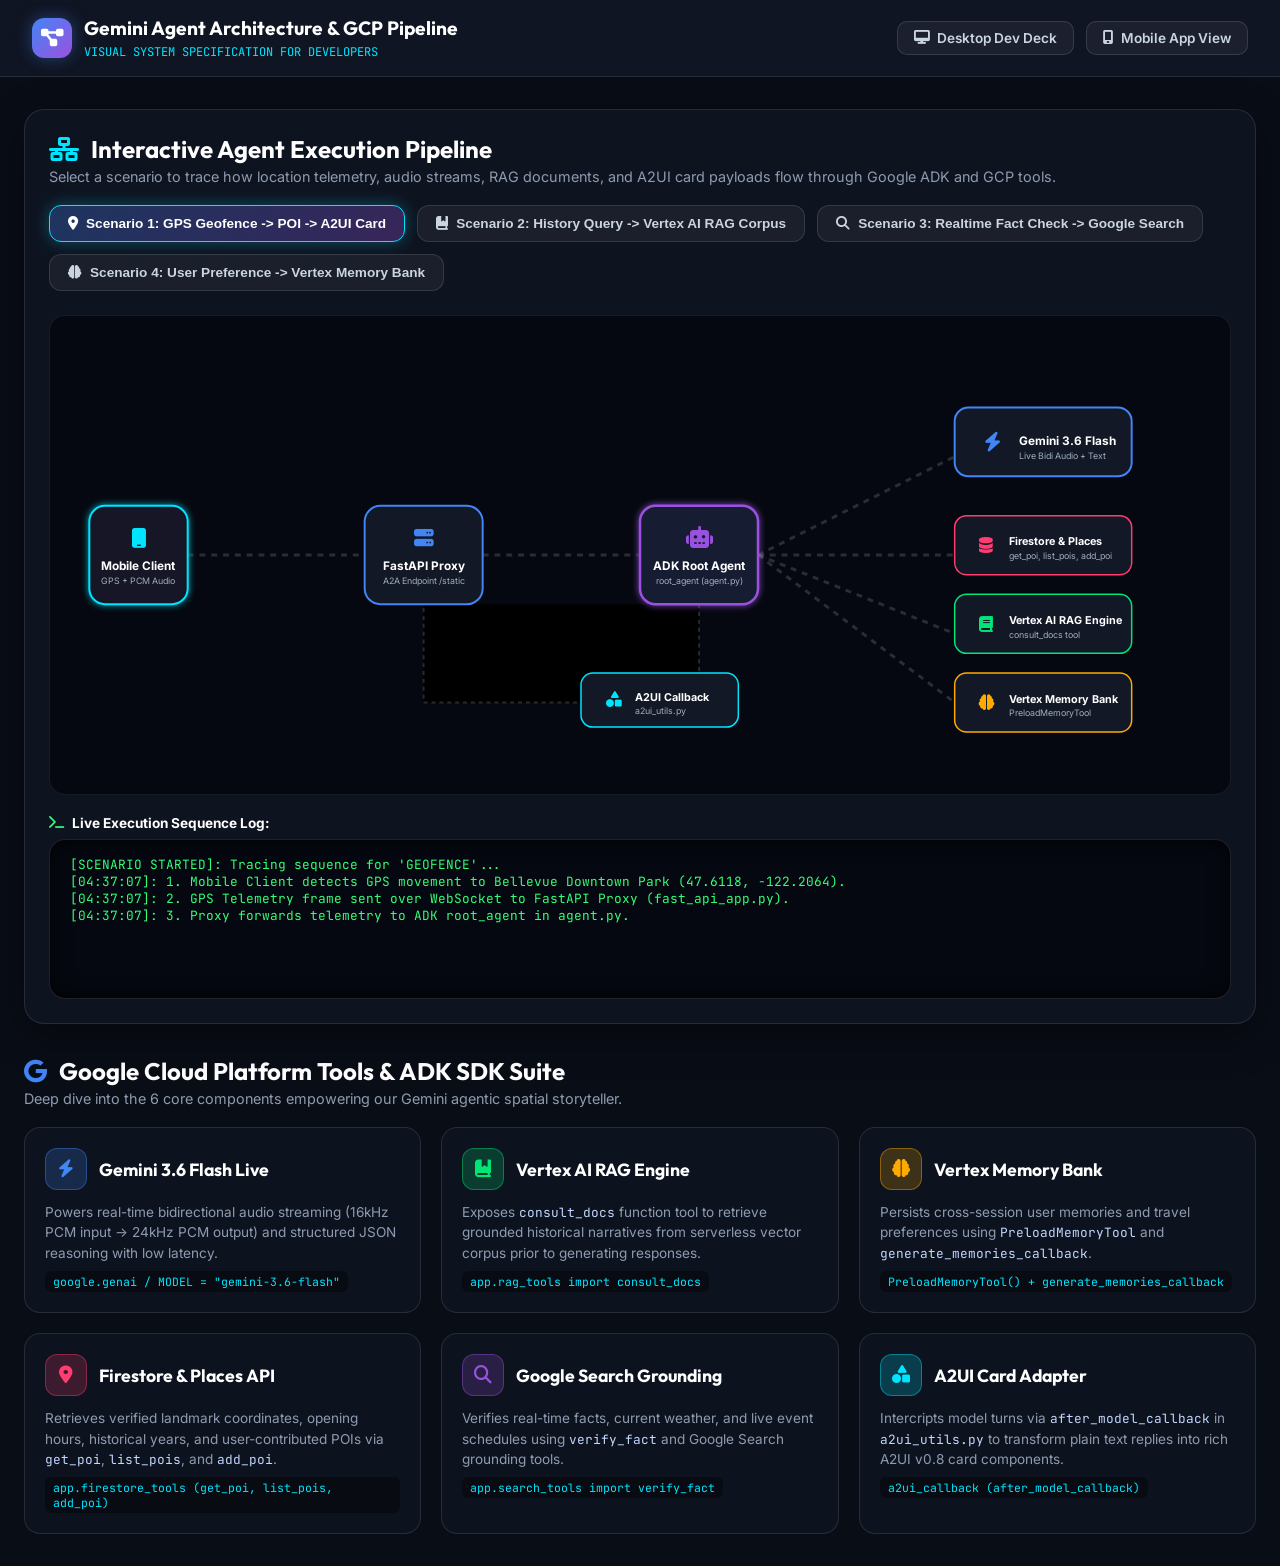
<file: frontend/static/architecture.html>
<!DOCTYPE html>
<html lang="en">
<head>
  <meta charset="UTF-8">
  <meta name="viewport" content="width=device-width, initial-scale=1.0">
  <title>System Architecture — Gemini Live Spatial Agent Engine</title>

  <!-- Google Fonts -->
  <link rel="preconnect" href="https://fonts.googleapis.com">
  <link rel="preconnect" href="https://fonts.gstatic.com" crossorigin>
  <link href="https://fonts.googleapis.com/css2?family=Inter:wght@400;500;600;700&family=Outfit:wght@600;700;800&family=JetBrains+Mono:wght@400;500;600&display=swap" rel="stylesheet">

  <!-- FontAwesome -->
  <link rel="stylesheet" href="https://cdnjs.cloudflare.com/ajax/libs/font-awesome/6.4.0/css/all.min.css"/>
  <link rel="stylesheet" href="style.css">

  <style>
    body {
      background: #090d16;
      color: #e2e8f0;
      font-family: 'Inter', sans-serif;
      margin: 0;
      padding: 0;
      min-height: 100vh;
      overflow-x: hidden;
    }

    .arch-header {
      background: rgba(18, 24, 38, 0.85);
      backdrop-filter: blur(16px);
      border-bottom: 1px solid rgba(255, 255, 255, 0.1);
      padding: 16px 32px;
      display: flex;
      align-items: center;
      justify-content: space-between;
      position: sticky;
      top: 0;
      z-index: 100;
    }

    .arch-logo {
      display: flex;
      align-items: center;
      gap: 12px;
    }

    .arch-logo-icon {
      width: 40px;
      height: 40px;
      border-radius: 12px;
      background: linear-gradient(135deg, #4285f4, #9b51e0);
      display: flex;
      align-items: center;
      justify-content: center;
      color: #fff;
      font-size: 20px;
      box-shadow: 0 0 16px rgba(66, 133, 244, 0.4);
    }

    .arch-title-group h1 {
      font-family: 'Outfit', sans-serif;
      font-size: 1.2rem;
      font-weight: 700;
      color: #fff;
      margin: 0;
    }

    .arch-title-group span {
      font-size: 0.75rem;
      color: var(--accent-cyan);
      font-family: 'JetBrains Mono', monospace;
    }

    .nav-links {
      display: flex;
      gap: 12px;
    }

    .nav-btn {
      background: rgba(255, 255, 255, 0.05);
      border: 1px solid rgba(255, 255, 255, 0.12);
      color: #cbd5e1;
      padding: 8px 16px;
      border-radius: 10px;
      font-size: 0.85rem;
      font-weight: 600;
      text-decoration: none;
      display: flex;
      align-items: center;
      gap: 8px;
      transition: all 0.2s;
    }

    .nav-btn:hover {
      background: rgba(66, 133, 244, 0.2);
      color: #fff;
      border-color: rgba(66, 133, 244, 0.4);
    }

    .arch-container {
      max-width: 1400px;
      margin: 0 auto;
      padding: 32px 24px;
      display: flex;
      flex-direction: column;
      gap: 32px;
    }

    .section-title {
      font-family: 'Outfit', sans-serif;
      font-size: 1.5rem;
      font-weight: 700;
      color: #fff;
      display: flex;
      align-items: center;
      gap: 12px;
      margin-bottom: 8px;
    }

    .section-subtitle {
      color: var(--text-muted);
      font-size: 0.9rem;
      margin-top: -4px;
      margin-bottom: 20px;
    }

    /* Interactive Pipeline Graph Container */
    .graph-card {
      background: rgba(18, 24, 38, 0.7);
      backdrop-filter: blur(20px);
      border: 1px solid rgba(255, 255, 255, 0.1);
      border-radius: 20px;
      padding: 24px;
      box-shadow: 0 12px 40px rgba(0, 0, 0, 0.4);
      position: relative;
    }

    .flow-selector-bar {
      display: flex;
      gap: 12px;
      margin-bottom: 24px;
      flex-wrap: wrap;
    }

    .flow-btn {
      background: rgba(255, 255, 255, 0.05);
      border: 1px solid rgba(255, 255, 255, 0.12);
      color: #cbd5e1;
      padding: 10px 18px;
      border-radius: 12px;
      font-size: 0.85rem;
      font-weight: 600;
      cursor: pointer;
      display: flex;
      align-items: center;
      gap: 8px;
      transition: all 0.2s ease;
    }

    .flow-btn:hover {
      background: rgba(66, 133, 244, 0.15);
      color: #fff;
    }

    .flow-btn.active {
      background: linear-gradient(135deg, rgba(66, 133, 244, 0.3), rgba(155, 81, 224, 0.3));
      border-color: #00e5ff;
      color: #fff;
      box-shadow: 0 0 16px rgba(0, 229, 255, 0.3);
    }

    /* SVG Canvas Visualizer */
    .svg-pipeline-wrap {
      width: 100%;
      height: 480px;
      background: #050810;
      border-radius: 16px;
      border: 1px solid rgba(255, 255, 255, 0.08);
      position: relative;
      overflow: hidden;
    }

    #archSvg {
      width: 100%;
      height: 100%;
    }

    /* Explanation Cards Grid */
    .gcp-tools-grid {
      display: grid;
      grid-template-columns: repeat(auto-fit, minmax(320px, 1fr));
      gap: 20px;
    }

    .tool-card {
      background: rgba(18, 24, 38, 0.6);
      border: 1px solid rgba(255, 255, 255, 0.1);
      border-radius: 16px;
      padding: 20px;
      transition: all 0.3s ease;
    }

    .tool-card:hover {
      transform: translateY(-4px);
      border-color: var(--accent-cyan);
      box-shadow: 0 8px 30px rgba(0, 229, 255, 0.15);
    }

    .tool-icon-row {
      display: flex;
      align-items: center;
      gap: 12px;
      margin-bottom: 12px;
    }

    .tool-icon {
      width: 42px;
      height: 42px;
      border-radius: 12px;
      display: flex;
      align-items: center;
      justify-content: center;
      font-size: 18px;
    }

    .tool-icon.gemini { background: rgba(66, 133, 244, 0.2); color: #4285f4; border: 1px solid rgba(66, 133, 244, 0.4); }
    .tool-icon.rag { background: rgba(0, 230, 118, 0.2); color: #00e676; border: 1px solid rgba(0, 230, 118, 0.4); }
    .tool-icon.memory { background: rgba(255, 170, 0, 0.2); color: #ffaa00; border: 1px solid rgba(255, 170, 0, 0.4); }
    .tool-icon.firestore { background: rgba(255, 61, 113, 0.2); color: #ff3d71; border: 1px solid rgba(255, 61, 113, 0.4); }
    .tool-icon.search { background: rgba(155, 81, 224, 0.2); color: #9b51e0; border: 1px solid rgba(155, 81, 224, 0.4); }
    .tool-icon.a2ui { background: rgba(0, 229, 255, 0.2); color: #00e5ff; border: 1px solid rgba(0, 229, 255, 0.4); }

    .tool-title {
      font-family: 'Outfit', sans-serif;
      font-size: 1.1rem;
      font-weight: 700;
      color: #fff;
    }

    .tool-desc {
      font-size: 0.85rem;
      color: var(--text-muted);
      line-height: 1.5;
    }

    .code-pill {
      font-family: 'JetBrains Mono', monospace;
      font-size: 0.72rem;
      background: rgba(0, 0, 0, 0.4);
      padding: 3px 8px;
      border-radius: 6px;
      color: var(--accent-cyan);
      display: inline-block;
      margin-top: 8px;
    }

    /* Interactive Log Terminal */
    .log-terminal {
      background: #050810;
      border: 1px solid rgba(255, 255, 255, 0.1);
      border-radius: 16px;
      padding: 16px 20px;
      font-family: 'JetBrains Mono', monospace;
      font-size: 0.8rem;
      color: #33ff77;
      height: 160px;
      overflow-y: auto;
      box-shadow: inset 0 0 20px rgba(0, 0, 0, 0.8);
    }
  </style>
</head>
<body>

  <!-- Top Navigation Header -->
  <header class="arch-header">
    <div class="arch-logo">
      <div class="arch-logo-icon">
        <i class="fa-solid fa-diagram-project"></i>
      </div>
      <div class="arch-title-group">
        <h1>Gemini Agent Architecture & GCP Pipeline</h1>
        <span>VISUAL SYSTEM SPECIFICATION FOR DEVELOPERS</span>
      </div>
    </div>

    <div class="nav-links">
      <a href="index.html" class="nav-btn"><i class="fa-solid fa-desktop"></i> Desktop Dev Deck</a>
      <a href="mobile.html" class="nav-btn"><i class="fa-solid fa-mobile-screen"></i> Mobile App View</a>
    </div>
  </header>

  <div class="arch-container">

    <!-- Interactive Architecture Graph Card -->
    <div class="graph-card">
      <div class="section-title">
        <i class="fa-solid fa-network-wired" style="color: var(--accent-cyan);"></i>
        Interactive Agent Execution Pipeline
      </div>
      <div class="section-subtitle">
        Select a scenario to trace how location telemetry, audio streams, RAG documents, and A2UI card payloads flow through Google ADK and GCP tools.
      </div>

      <!-- Flow Scenario Selector -->
      <div class="flow-selector-bar">
        <button id="btnFlow1" class="flow-btn active" onclick="triggerPipelineFlow('geofence')">
          <i class="fa-solid fa-location-dot"></i> Scenario 1: GPS Geofence -> POI -> A2UI Card
        </button>
        <button id="btnFlow2" class="flow-btn" onclick="triggerPipelineFlow('rag')">
          <i class="fa-solid fa-book-bookmark"></i> Scenario 2: History Query -> Vertex AI RAG Corpus
        </button>
        <button id="btnFlow3" class="flow-btn" onclick="triggerPipelineFlow('search')">
          <i class="fa-solid fa-magnifying-glass"></i> Scenario 3: Realtime Fact Check -> Google Search
        </button>
        <button id="btnFlow4" class="flow-btn" onclick="triggerPipelineFlow('memory')">
          <i class="fa-solid fa-brain"></i> Scenario 4: User Preference -> Vertex Memory Bank
        </button>
      </div>

      <!-- Animated SVG Architecture Graph -->
      <div class="svg-pipeline-wrap">
        <svg id="archSvg" viewBox="0 0 1200 440">
          <defs>
            <linearGradient id="gradPulse" x1="0%" y1="0%" x2="100%" y2="0%">
              <stop offset="0%" stop-color="#00e5ff" stop-opacity="0.8"/>
              <stop offset="100%" stop-color="#9b51e0" stop-opacity="0.8"/>
            </linearGradient>
            <filter id="glow">
              <feGaussianBlur stdDeviation="3" result="coloredBlur"/>
              <feMerge>
                <feMergeNode in="coloredBlur"/>
                <feMergeNode in="SourceGraphic"/>
              </feMerge>
            </filter>
          </defs>

          <!-- Pipeline Paths (SVG Lines) -->
          <!-- Client to Proxy -->
          <path id="path-client-proxy" d="M 140 220 L 320 220" stroke="rgba(255,255,255,0.15)" stroke-width="3" stroke-dasharray="6,6"/>
          <!-- Proxy to Agent -->
          <path id="path-proxy-agent" d="M 440 220 L 600 220" stroke="rgba(255,255,255,0.15)" stroke-width="3" stroke-dasharray="6,6"/>
          <!-- Agent to Gemini -->
          <path id="path-agent-gemini" d="M 720 220 L 920 120" stroke="rgba(255,255,255,0.15)" stroke-width="3" stroke-dasharray="6,6"/>
          <!-- Agent to Tools (Branches) -->
          <path id="path-agent-firestore" d="M 720 220 L 920 220" stroke="rgba(255,255,255,0.15)" stroke-width="3" stroke-dasharray="6,6"/>
          <path id="path-agent-rag" d="M 720 220 L 920 300" stroke="rgba(255,255,255,0.15)" stroke-width="3" stroke-dasharray="6,6"/>
          <path id="path-agent-memory" d="M 720 220 L 920 370" stroke="rgba(255,255,255,0.15)" stroke-width="3" stroke-dasharray="6,6"/>
          <!-- Agent to A2UI -->
          <path id="path-agent-a2ui" d="M 660 270 L 660 370 L 380 370 L 380 270" stroke="rgba(255,255,255,0.15)" stroke-width="2" stroke-dasharray="4,4"/>

          <!-- Animated Pulses -->
          <circle id="pulseDot" r="6" fill="#00e5ff" filter="url(#glow)" opacity="0">
            <animateMotion id="pulseAnim" dur="1.5s" repeatCount="1" begin="indefinite"/>
          </circle>

          <!-- NODE 1: Mobile Client -->
          <g transform="translate(40, 170)">
            <rect width="100" height="100" rx="16" fill="#121826" stroke="#00e5ff" stroke-width="2" filter="url(#glow)"/>
            <text x="50" y="40" text-anchor="middle" fill="#00e5ff" font-size="20"><tspan class="fa">&#xf3ce;</tspan></text>
            <text x="50" y="65" text-anchor="middle" fill="#fff" font-size="12" font-weight="700">Mobile Client</text>
            <text x="50" y="80" text-anchor="middle" fill="#a0aec0" font-size="9">GPS + PCM Audio</text>
          </g>

          <!-- NODE 2: FastAPI Proxy -->
          <g transform="translate(320, 170)">
            <rect width="120" height="100" rx="16" fill="#121826" stroke="#4285f4" stroke-width="2"/>
            <text x="60" y="40" text-anchor="middle" fill="#4285f4" font-size="20"><tspan class="fa">&#xf233;</tspan></text>
            <text x="60" y="65" text-anchor="middle" fill="#fff" font-size="12" font-weight="700">FastAPI Proxy</text>
            <text x="60" y="80" text-anchor="middle" fill="#a0aec0" font-size="9">A2A Endpoint /static</text>
          </g>

          <!-- NODE 3: ADK Root Agent Engine -->
          <g transform="translate(600, 170)">
            <rect width="120" height="100" rx="16" fill="#181e30" stroke="#9b51e0" stroke-width="2.5" filter="url(#glow)"/>
            <text x="60" y="40" text-anchor="middle" fill="#9b51e0" font-size="22"><tspan class="fa">&#xf544;</tspan></text>
            <text x="60" y="65" text-anchor="middle" fill="#fff" font-size="12" font-weight="700">ADK Root Agent</text>
            <text x="60" y="80" text-anchor="middle" fill="#a0aec0" font-size="9">root_agent (agent.py)</text>
          </g>

          <!-- NODE 4: Gemini 3.6 Flash -->
          <g transform="translate(920, 70)">
            <rect width="180" height="70" rx="14" fill="#121826" stroke="#4285f4" stroke-width="2"/>
            <text x="30" y="42" fill="#4285f4" font-size="20"><tspan class="fa">&#xf0e7;</tspan></text>
            <text x="65" y="38" fill="#fff" font-size="12" font-weight="700">Gemini 3.6 Flash</text>
            <text x="65" y="52" fill="#a0aec0" font-size="9">Live Bidi Audio + Text</text>
          </g>

          <!-- NODE 5: Firestore & Places -->
          <g transform="translate(920, 180)">
            <rect width="180" height="60" rx="12" fill="#121826" stroke="#ff3d71" stroke-width="1.5"/>
            <text x="25" y="36" fill="#ff3d71" font-size="16"><tspan class="fa">&#xf1c0;</tspan></text>
            <text x="55" y="30" fill="#fff" font-size="11" font-weight="700">Firestore & Places</text>
            <text x="55" y="44" fill="#a0aec0" font-size="9">get_poi, list_pois, add_poi</text>
          </g>

          <!-- NODE 6: Vertex AI RAG Corpus -->
          <g transform="translate(920, 260)">
            <rect width="180" height="60" rx="12" fill="#121826" stroke="#00e676" stroke-width="1.5"/>
            <text x="25" y="36" fill="#00e676" font-size="16"><tspan class="fa">&#xf02d;</tspan></text>
            <text x="55" y="30" fill="#fff" font-size="11" font-weight="700">Vertex AI RAG Engine</text>
            <text x="55" y="44" fill="#a0aec0" font-size="9">consult_docs tool</text>
          </g>

          <!-- NODE 7: Vertex Memory Bank -->
          <g transform="translate(920, 340)">
            <rect width="180" height="60" rx="12" fill="#121826" stroke="#ffaa00" stroke-width="1.5"/>
            <text x="25" y="36" fill="#ffaa00" font-size="16"><tspan class="fa">&#xf5dc;</tspan></text>
            <text x="55" y="30" fill="#fff" font-size="11" font-weight="700">Vertex Memory Bank</text>
            <text x="55" y="44" fill="#a0aec0" font-size="9">PreloadMemoryTool</text>
          </g>

          <!-- NODE 8: A2UI Render Callback -->
          <g transform="translate(540, 340)">
            <rect width="160" height="55" rx="12" fill="#121826" stroke="#00e5ff" stroke-width="1.5"/>
            <text x="25" y="33" fill="#00e5ff" font-size="16"><tspan class="fa">&#xf61f;</tspan></text>
            <text x="55" y="28" fill="#fff" font-size="11" font-weight="700">A2UI Callback</text>
            <text x="55" y="42" fill="#a0aec0" font-size="9">a2ui_utils.py</text>
          </g>
        </svg>
      </div>

      <!-- Live Flow Execution Log -->
      <div style="margin-top: 20px;">
        <div style="font-size: 0.85rem; font-weight: 700; color: #fff; margin-bottom: 8px; display:flex; align-items:center; gap:8px;">
          <i class="fa-solid fa-terminal" style="color:#33ff77;"></i> Live Execution Sequence Log:
        </div>
        <div id="archLogTerminal" class="log-terminal">
          [SYSTEM INITIALIZED]: Ready to simulate agent execution sequences. Click a scenario button above.
        </div>
      </div>
    </div>

    <!-- GCP Tools Detailed Breakdown Grid -->
    <div>
      <div class="section-title">
        <i class="fa-brands fa-google" style="color: #4285f4;"></i>
        Google Cloud Platform Tools & ADK SDK Suite
      </div>
      <div class="section-subtitle">
        Deep dive into the 6 core components empowering our Gemini agentic spatial storyteller.
      </div>

      <div class="gcp-tools-grid">

        <!-- Tool 1: Gemini Multimodal -->
        <div class="tool-card">
          <div class="tool-icon-row">
            <div class="tool-icon gemini"><i class="fa-solid fa-bolt"></i></div>
            <div class="tool-title">Gemini 3.6 Flash Live</div>
          </div>
          <div class="tool-desc">
            Powers real-time bidirectional audio streaming (16kHz PCM input -> 24kHz PCM output) and structured JSON reasoning with low latency.
          </div>
          <div class="code-pill">google.genai / MODEL = "gemini-3.6-flash"</div>
        </div>

        <!-- Tool 2: Vertex RAG Engine -->
        <div class="tool-card">
          <div class="tool-icon-row">
            <div class="tool-icon rag"><i class="fa-solid fa-book-bookmark"></i></div>
            <div class="tool-title">Vertex AI RAG Engine</div>
          </div>
          <div class="tool-desc">
            Exposes <code>consult_docs</code> function tool to retrieve grounded historical narratives from serverless vector corpus prior to generating responses.
          </div>
          <div class="code-pill">app.rag_tools import consult_docs</div>
        </div>

        <!-- Tool 3: Vertex Memory Bank -->
        <div class="tool-card">
          <div class="tool-icon-row">
            <div class="tool-icon memory"><i class="fa-solid fa-brain"></i></div>
            <div class="tool-title">Vertex Memory Bank</div>
          </div>
          <div class="tool-desc">
            Persists cross-session user memories and travel preferences using <code>PreloadMemoryTool</code> and <code>generate_memories_callback</code>.
          </div>
          <div class="code-pill">PreloadMemoryTool() + generate_memories_callback</div>
        </div>

        <!-- Tool 4: Firestore & Places -->
        <div class="tool-card">
          <div class="tool-icon-row">
            <div class="tool-icon firestore"><i class="fa-solid fa-location-dot"></i></div>
            <div class="tool-title">Firestore & Places API</div>
          </div>
          <div class="tool-desc">
            Retrieves verified landmark coordinates, opening hours, historical years, and user-contributed POIs via <code>get_poi</code>, <code>list_pois</code>, and <code>add_poi</code>.
          </div>
          <div class="code-pill">app.firestore_tools (get_poi, list_pois, add_poi)</div>
        </div>

        <!-- Tool 5: Search Grounding -->
        <div class="tool-card">
          <div class="tool-icon-row">
            <div class="tool-icon search"><i class="fa-solid fa-magnifying-glass"></i></div>
            <div class="tool-title">Google Search Grounding</div>
          </div>
          <div class="tool-desc">
            Verifies real-time facts, current weather, and live event schedules using <code>verify_fact</code> and Google Search grounding tools.
          </div>
          <div class="code-pill">app.search_tools import verify_fact</div>
        </div>

        <!-- Tool 6: A2UI Adapter -->
        <div class="tool-card">
          <div class="tool-icon-row">
            <div class="tool-icon a2ui"><i class="fa-solid fa-shapes"></i></div>
            <div class="tool-title">A2UI Card Adapter</div>
          </div>
          <div class="tool-desc">
            Intercripts model turns via <code>after_model_callback</code> in <code>a2ui_utils.py</code> to transform plain text replies into rich A2UI v0.8 card components.
          </div>
          <div class="code-pill">a2ui_callback (after_model_callback)</div>
        </div>

      </div>
    </div>

  </div>

  <script src="architecture.js"></script>
</body>
</html>
</file>
<file: frontend/static/style.css>
/* ==========================================================================
   Gemini Live Spatial Audio Tour Guide — Design System & Custom Styles
   ========================================================================== */

:root {
  --bg-dark: #090d16;
  --bg-panel: rgba(18, 24, 38, 0.75);
  --bg-card: rgba(28, 36, 56, 0.6);
  --border-glass: rgba(255, 255, 255, 0.12);
  --border-highlight: rgba(66, 133, 244, 0.4);

  --accent-primary: #4285f4;
  --accent-purple: #9b51e0;
  --accent-cyan: #00e5ff;
  --accent-green: #00e676;
  --accent-amber: #ffaa00;
  --accent-crimson: #ff3d71;

  --text-main: #f0f4fc;
  --text-muted: #8e9bb0;
  --text-dim: #5c6b80;

  --font-main: 'Inter', system-ui, -apple-system, sans-serif;
  --font-heading: 'Outfit', sans-serif;
  --font-mono: 'JetBrains Mono', monospace;

  --radius-sm: 8px;
  --radius-md: 14px;
  --radius-lg: 20px;
  --radius-full: 9999px;

  --shadow-glow: 0 0 20px rgba(66, 133, 244, 0.25);
  --shadow-crimson: 0 0 25px rgba(255, 61, 113, 0.35);
  --shadow-cyan: 0 0 20px rgba(0, 229, 255, 0.25);
}

* {
  box-sizing: border-box;
  margin: 0;
  padding: 0;
}

body {
  background-color: var(--bg-dark);
  color: var(--text-main);
  font-family: var(--font-main);
  min-height: 100vh;
  display: flex;
  flex-direction: column;
  overflow-x: hidden;
  background-image: 
    radial-gradient(circle at 10% 20%, rgba(66, 133, 244, 0.12) 0%, transparent 40%),
    radial-gradient(circle at 90% 80%, rgba(155, 81, 224, 0.12) 0%, transparent 40%);
}

/* Header Navbar */
.app-header {
  height: 68px;
  padding: 0 24px;
  display: flex;
  align-items: center;
  justify-content: space-between;
  background: var(--bg-panel);
  backdrop-filter: blur(16px);
  border-bottom: 1px solid var(--border-glass);
  z-index: 1000;
}

.logo-area {
  display: flex;
  align-items: center;
  gap: 14px;
}

.gemini-sparkle-icon {
  width: 42px;
  height: 42px;
  border-radius: var(--radius-md);
  background: linear-gradient(135deg, #4285f4, #9b51e0, #ff3d71);
  display: flex;
  align-items: center;
  justify-content: center;
  font-size: 20px;
  color: #fff;
  box-shadow: var(--shadow-glow);
}

.logo-area h1 {
  font-family: var(--font-heading);
  font-size: 1.15rem;
  font-weight: 700;
  letter-spacing: 0.3px;
  background: linear-gradient(90deg, #ffffff, #c2d6ff);
  -webkit-background-clip: text;
  -webkit-text-fill-color: transparent;
}

.subtitle {
  font-size: 0.75rem;
  color: var(--text-muted);
  display: block;
}

.header-status-group {
  display: flex;
  align-items: center;
  gap: 18px;
}

.state-badge-container {
  display: flex;
  flex-direction: column;
  align-items: flex-end;
}

.badge-label {
  font-size: 0.65rem;
  font-weight: 700;
  letter-spacing: 0.8px;
  color: var(--text-muted);
  margin-bottom: 2px;
}

.state-badge {
  display: flex;
  align-items: center;
  gap: 8px;
  padding: 4px 12px;
  border-radius: var(--radius-full);
  font-size: 0.78rem;
  font-weight: 600;
  font-family: var(--font-mono);
  border: 1px solid var(--border-glass);
  background: rgba(255, 255, 255, 0.05);
  transition: all 0.3s ease;
}

.status-dot {
  width: 8px;
  height: 8px;
  border-radius: 50%;
  background: var(--text-muted);
  transition: all 0.3s ease;
}

/* State Badge Themes */
.state-badge.state-idle {
  border-color: var(--accent-cyan);
  color: var(--accent-cyan);
  background: rgba(0, 229, 255, 0.1);
}
.state-badge.state-idle .status-dot {
  background: var(--accent-cyan);
  box-shadow: 0 0 8px var(--accent-cyan);
}

.state-badge.state-streaming {
  border-color: var(--accent-purple);
  color: #d1a0ff;
  background: rgba(155, 81, 224, 0.15);
  animation: pulseGlow 1.5s infinite alternate;
}
.state-badge.state-streaming .status-dot {
  background: var(--accent-purple);
  box-shadow: 0 0 10px var(--accent-purple);
}

.state-badge.state-interrupt {
  border-color: var(--accent-crimson);
  color: var(--accent-crimson);
  background: rgba(255, 61, 113, 0.2);
  animation: pulseCrimson 0.6s infinite alternate;
}
.state-badge.state-interrupt .status-dot {
  background: var(--accent-crimson);
  box-shadow: 0 0 12px var(--accent-crimson);
}

@keyframes pulseGlow {
  0% { box-shadow: 0 0 5px rgba(155, 81, 224, 0.2); }
  100% { box-shadow: 0 0 20px rgba(155, 81, 224, 0.6); }
}

@keyframes pulseCrimson {
  0% { box-shadow: 0 0 5px rgba(255, 61, 113, 0.3); }
  100% { box-shadow: 0 0 25px rgba(255, 61, 113, 0.8); }
}

/* Mode Switcher Buttons */
.view-mode-toggle {
  display: flex;
  background: rgba(0, 0, 0, 0.3);
  padding: 3px;
  border-radius: var(--radius-md);
  border: 1px solid var(--border-glass);
}

.toggle-btn {
  background: transparent;
  border: none;
  color: var(--text-muted);
  padding: 6px 14px;
  font-size: 0.8rem;
  font-weight: 600;
  border-radius: 10px;
  cursor: pointer;
  display: flex;
  align-items: center;
  gap: 6px;
  transition: all 0.2s ease;
}

.toggle-btn:hover {
  color: var(--text-main);
}

.toggle-btn.active {
  background: var(--accent-primary);
  color: #ffffff;
  box-shadow: 0 2px 8px rgba(66, 133, 244, 0.4);
}

/* Power Button */
.power-btn {
  background: rgba(0, 230, 118, 0.15);
  border: 1px solid var(--accent-green);
  color: var(--accent-green);
  padding: 8px 16px;
  border-radius: var(--radius-md);
  font-weight: 600;
  font-size: 0.85rem;
  display: flex;
  align-items: center;
  gap: 8px;
  cursor: pointer;
  transition: all 0.3s ease;
}

.power-btn:hover {
  background: var(--accent-green);
  color: #000;
  box-shadow: 0 0 15px rgba(0, 230, 118, 0.4);
}

/* Main Workspace Grid */
.main-workspace {
  flex: 1;
  padding: 18px;
  display: grid;
  grid-template-columns: 1fr 1fr;
  grid-template-rows: minmax(420px, 1.2fr) minmax(280px, 0.8fr);
  gap: 18px;
  max-width: 1800px;
  margin: 0 auto;
  width: 100%;
}

/* Panel Layouts */
.panel {
  background: var(--bg-panel);
  backdrop-filter: blur(12px);
  border: 1px solid var(--border-glass);
  border-radius: var(--radius-lg);
  display: flex;
  flex-direction: column;
  overflow: hidden;
  box-shadow: 0 8px 32px rgba(0, 0, 0, 0.3);
}

.panel-header {
  padding: 14px 20px;
  border-bottom: 1px solid var(--border-glass);
  display: flex;
  align-items: center;
  justify-content: space-between;
  background: rgba(0, 0, 0, 0.2);
}

.title-group {
  display: flex;
  align-items: center;
  gap: 10px;
}

.title-group i {
  color: var(--accent-primary);
  font-size: 1.1rem;
}

.title-group h2 {
  font-family: var(--font-heading);
  font-size: 1rem;
  font-weight: 600;
}

/* Map Section */
.panel-map {
  grid-column: 1 / 2;
  grid-row: 1 / 2;
}

.hud-inline-stats {
  display: flex;
  gap: 8px;
}

.hud-pill {
  font-size: 0.72rem;
  font-weight: 600;
  font-family: var(--font-mono);
  padding: 3px 10px;
  border-radius: var(--radius-full);
  background: rgba(0, 230, 118, 0.12);
  border: 1px solid rgba(0, 230, 118, 0.3);
  color: var(--accent-green);
}

.map-wrapper {
  flex: 1;
  position: relative;
  width: 100%;
  height: 100%;
  min-height: 350px;
}

#leafletMap {
  width: 100%;
  height: 100%;
  background: #0d131f;
  z-index: 1;
}

/* Telemetry HUD Floating Overlay */
.telemetry-hud-card {
  position: absolute;
  bottom: 16px;
  left: 16px;
  z-index: 500;
  background: rgba(10, 15, 26, 0.85);
  backdrop-filter: blur(12px);
  border: 1px solid var(--border-glass);
  border-radius: var(--radius-md);
  padding: 12px 16px;
  display: flex;
  flex-direction: column;
  gap: 6px;
  min-width: 250px;
  box-shadow: 0 4px 20px rgba(0, 0, 0, 0.5);
}

.hud-row {
  display: flex;
  justify-content: space-between;
  align-items: center;
  font-size: 0.75rem;
}

.hud-label {
  color: var(--text-muted);
  font-size: 0.68rem;
  font-weight: 600;
}

.hud-value {
  font-family: var(--font-mono);
  color: var(--text-main);
  font-weight: 500;
}

.hud-valueHighlight {
  font-family: var(--font-mono);
  color: var(--accent-cyan);
  font-weight: 600;
}

/* Audio & Grounding Hub Section */
.panel-audio-hub {
  grid-column: 2 / 3;
  grid-row: 1 / 2;
}

.voice-select {
  background: rgba(0, 0, 0, 0.4);
  border: 1px solid var(--border-glass);
  color: var(--text-main);
  padding: 5px 12px;
  border-radius: var(--radius-sm);
  font-size: 0.78rem;
  font-family: var(--font-main);
  outline: none;
  cursor: pointer;
}

.audio-hub-content {
  padding: 16px;
  display: flex;
  flex-direction: column;
  gap: 14px;
  overflow-y: auto;
  flex: 1;
}

/* Visualizer Card */
.audio-visualizer-card {
  background: var(--bg-card);
  border: 1px solid var(--border-glass);
  border-radius: var(--radius-md);
  padding: 14px;
  display: flex;
  flex-direction: column;
  gap: 12px;
}

.visualizer-header {
  display: flex;
  justify-content: space-between;
  align-items: center;
}

.audio-dir-badge {
  font-size: 0.72rem;
  font-weight: 700;
  font-family: var(--font-mono);
  padding: 3px 8px;
  border-radius: var(--radius-sm);
}

.audio-dir-badge.dir-output {
  background: rgba(155, 81, 224, 0.2);
  color: #d1a0ff;
  border: 1px solid var(--accent-purple);
}

.audio-stats-pill {
  font-size: 0.7rem;
  font-family: var(--font-mono);
  color: var(--text-muted);
}

/* Canvas Canvas Visualizer Container */
.canvas-container {
  position: relative;
  width: 100%;
  height: 90px;
  background: #050810;
  border-radius: var(--radius-sm);
  overflow: hidden;
  border: 1px solid rgba(255, 255, 255, 0.05);
}

#audioVisualizerCanvas {
  width: 100%;
  height: 100%;
  display: block;
}

.visualizer-glow {
  position: absolute;
  top: 0;
  left: 0;
  right: 0;
  bottom: 0;
  pointer-events: none;
  background: radial-gradient(circle at center, rgba(66, 133, 244, 0.15), transparent 70%);
}

.audio-controls-bar {
  display: flex;
  gap: 10px;
}

.action-btn {
  flex: 1;
  padding: 10px;
  border-radius: var(--radius-md);
  border: 1px solid var(--border-glass);
  background: rgba(255, 255, 255, 0.05);
  color: var(--text-main);
  font-weight: 600;
  font-size: 0.8rem;
  cursor: pointer;
  display: flex;
  align-items: center;
  justify-content: center;
  gap: 8px;
  transition: all 0.2s ease;
}

.action-btn:hover {
  background: rgba(255, 255, 255, 0.1);
}

.action-btn.mic-btn:hover {
  border-color: var(--accent-cyan);
  color: var(--accent-cyan);
  box-shadow: var(--shadow-cyan);
}

.action-btn.interrupt-btn {
  border-color: rgba(255, 61, 113, 0.4);
  background: rgba(255, 61, 113, 0.1);
  color: var(--accent-crimson);
}

.action-btn.interrupt-btn:hover {
  background: var(--accent-crimson);
  color: #fff;
  box-shadow: var(--shadow-crimson);
}

.action-btn.poi-trigger-btn {
  border-color: rgba(66, 133, 244, 0.4);
  color: var(--accent-primary);
}

/* POI Fact Card */
.poi-card {
  background: var(--bg-card);
  border: 1px solid var(--border-highlight);
  border-radius: var(--radius-md);
  overflow: hidden;
  display: flex;
  flex-direction: column;
  transition: all 0.3s ease;
}

.poi-card-image {
  height: 120px;
  background-size: cover;
  background-position: center;
  position: relative;
  padding: 10px;
  display: flex;
  justify-content: space-between;
  align-items: flex-start;
}

.poi-card-image::before {
  content: '';
  position: absolute;
  inset: 0;
  background: linear-gradient(to top, rgba(18, 24, 38, 0.95), transparent 70%);
}

.poi-type-tag, .poi-distance-tag {
  position: relative;
  z-index: 2;
  font-size: 0.68rem;
  font-weight: 700;
  padding: 4px 10px;
  border-radius: var(--radius-full);
  background: rgba(0, 0, 0, 0.6);
  backdrop-filter: blur(8px);
  color: #fff;
}

.poi-card-body {
  padding: 12px 16px;
  display: flex;
  flex-direction: column;
  gap: 8px;
}

.poi-title-row {
  display: flex;
  justify-content: space-between;
  align-items: center;
}

.poi-title-row h3 {
  font-family: var(--font-heading);
  font-size: 1.05rem;
  color: #ffffff;
}

.poi-year-badge {
  font-size: 0.7rem;
  font-weight: 600;
  font-family: var(--font-mono);
  color: var(--accent-amber);
  background: rgba(255, 170, 0, 0.15);
  padding: 2px 8px;
  border-radius: var(--radius-sm);
}

.poi-snippet {
  font-size: 0.82rem;
  color: var(--text-muted);
  line-height: 1.4;
}

.grounding-badges {
  display: flex;
  flex-wrap: wrap;
  gap: 8px;
  margin-top: 4px;
}

.ground-badge {
  font-size: 0.68rem;
  font-weight: 600;
  padding: 3px 8px;
  border-radius: var(--radius-sm);
  display: flex;
  align-items: center;
  gap: 4px;
}

.ground-badge.verified {
  background: rgba(0, 230, 118, 0.12);
  color: var(--accent-green);
  border: 1px solid rgba(0, 230, 118, 0.25);
}

.ground-badge.hash {
  background: rgba(255, 255, 255, 0.05);
  color: var(--text-muted);
  font-family: var(--font-mono);
}

/* Transcript & Context Injections Feed */
.transcript-feed-container {
  background: var(--bg-card);
  border: 1px solid var(--border-glass);
  border-radius: var(--radius-md);
  padding: 12px;
  display: flex;
  flex-direction: column;
  gap: 10px;
  max-height: 220px;
}

.feed-header {
  display: flex;
  justify-content: space-between;
  align-items: center;
  font-size: 0.75rem;
  font-weight: 600;
  color: var(--text-muted);
}

.icon-btn-sm {
  background: transparent;
  border: none;
  color: var(--text-muted);
  cursor: pointer;
  padding: 2px 6px;
  border-radius: 4px;
}

.icon-btn-sm:hover {
  color: var(--accent-crimson);
}

.feed-scroll-area {
  overflow-y: auto;
  display: flex;
  flex-direction: column;
  gap: 8px;
  padding-right: 4px;
}

.feed-bubble {
  padding: 8px 12px;
  border-radius: var(--radius-md);
  font-size: 0.8rem;
  line-height: 1.4;
}

.feed-bubble.user {
  background: rgba(66, 133, 244, 0.15);
  border: 1px solid rgba(66, 133, 244, 0.3);
  align-self: flex-end;
  color: var(--text-main);
  max-width: 85%;
}

.feed-bubble.agent {
  background: rgba(155, 81, 224, 0.15);
  border: 1px solid rgba(155, 81, 224, 0.3);
  align-self: flex-start;
  color: var(--text-main);
  max-width: 90%;
}

.feed-bubble.system-context {
  background: rgba(0, 229, 255, 0.08);
  border: 1px dashed var(--accent-cyan);
  font-family: var(--font-mono);
  font-size: 0.72rem;
  color: var(--accent-cyan);
}

/* Developer Simulation & Deck Section */
.panel-dev-deck {
  grid-column: 1 / 3;
  grid-row: 2 / 3;
}

.deck-tabs {
  display: flex;
  gap: 6px;
}

.tab-btn {
  background: transparent;
  border: none;
  color: var(--text-muted);
  padding: 6px 12px;
  font-size: 0.78rem;
  font-weight: 600;
  border-radius: var(--radius-sm);
  cursor: pointer;
  display: flex;
  align-items: center;
  gap: 6px;
  transition: all 0.2s ease;
}

.tab-btn:hover {
  color: var(--text-main);
  background: rgba(255, 255, 255, 0.05);
}

.tab-btn.active {
  background: rgba(66, 133, 244, 0.15);
  color: var(--accent-primary);
  border: 1px solid rgba(66, 133, 244, 0.3);
}

.dev-deck-body {
  padding: 16px;
  flex: 1;
  overflow-y: auto;
}

.tab-content {
  display: none;
}

.tab-content.active {
  display: block;
}

/* GPX Route Player */
.simulator-controls-row {
  display: flex;
  flex-wrap: wrap;
  align-items: center;
  justify-content: space-between;
  gap: 16px;
  background: var(--bg-card);
  padding: 14px;
  border-radius: var(--radius-md);
  border: 1px solid var(--border-glass);
}

.control-group {
  display: flex;
  flex-direction: column;
  gap: 6px;
}

.control-group label {
  font-size: 0.75rem;
  color: var(--text-muted);
  font-weight: 600;
}

.input-select {
  background: rgba(0, 0, 0, 0.4);
  border: 1px solid var(--border-glass);
  color: var(--text-main);
  padding: 8px 12px;
  border-radius: var(--radius-sm);
  font-size: 0.82rem;
  font-family: var(--font-main);
  outline: none;
}

.playback-buttons {
  display: flex;
  gap: 8px;
}

.sim-btn {
  padding: 8px 14px;
  border-radius: var(--radius-sm);
  border: 1px solid var(--border-glass);
  font-size: 0.8rem;
  font-weight: 600;
  cursor: pointer;
  display: flex;
  align-items: center;
  gap: 6px;
}

.sim-btn.btn-play {
  background: var(--accent-primary);
  color: #fff;
  border: none;
}

.sim-btn.btn-pause {
  background: rgba(255, 170, 0, 0.2);
  color: var(--accent-amber);
  border-color: var(--accent-amber);
}

.sim-btn.btn-reset {
  background: rgba(255, 255, 255, 0.05);
  color: var(--text-muted);
}

.speed-group {
  display: flex;
  flex-direction: column;
  gap: 6px;
}

.speed-group label {
  font-size: 0.72rem;
  color: var(--text-muted);
}

.speed-options {
  display: flex;
  gap: 4px;
}

.speed-btn {
  background: rgba(0, 0, 0, 0.4);
  border: 1px solid var(--border-glass);
  color: var(--text-muted);
  padding: 4px 10px;
  font-size: 0.75rem;
  border-radius: var(--radius-sm);
  cursor: pointer;
}

.speed-btn.active {
  background: var(--accent-purple);
  color: #fff;
  border-color: var(--accent-purple);
}

.sim-progress-bar-container {
  margin-top: 14px;
  display: flex;
  flex-direction: column;
  gap: 6px;
}

.sim-progress-labels {
  display: flex;
  justify-content: space-between;
  font-size: 0.75rem;
  color: var(--text-muted);
  font-family: var(--font-mono);
}

.progress-track {
  height: 8px;
  background: rgba(255, 255, 255, 0.08);
  border-radius: var(--radius-full);
  overflow: hidden;
}

.progress-fill {
  height: 100%;
  background: linear-gradient(90deg, var(--accent-primary), var(--accent-cyan));
  transition: width 0.2s linear;
}

/* JSON Code Inspectors */
pre {
  background: #050810;
  padding: 16px;
  border-radius: var(--radius-md);
  border: 1px solid var(--border-glass);
  overflow-x: auto;
  max-height: 220px;
}

code {
  font-family: var(--font-mono);
  font-size: 0.8rem;
  color: #c2d6ff;
  line-height: 1.5;
}

/* Mobile View Mode Overrides */
body.mode-mobile .main-workspace {
  grid-template-columns: 1fr;
  grid-template-rows: minmax(320px, 1fr) auto;
  max-width: 520px;
}

body.mode-mobile .panel-dev-deck {
  display: none;
}

body.mode-mobile .panel-map {
  grid-column: 1 / 2;
  grid-row: 1 / 2;
}

body.mode-mobile .panel-audio-hub {
  grid-column: 1 / 2;
  grid-row: 2 / 3;
}
</file>
